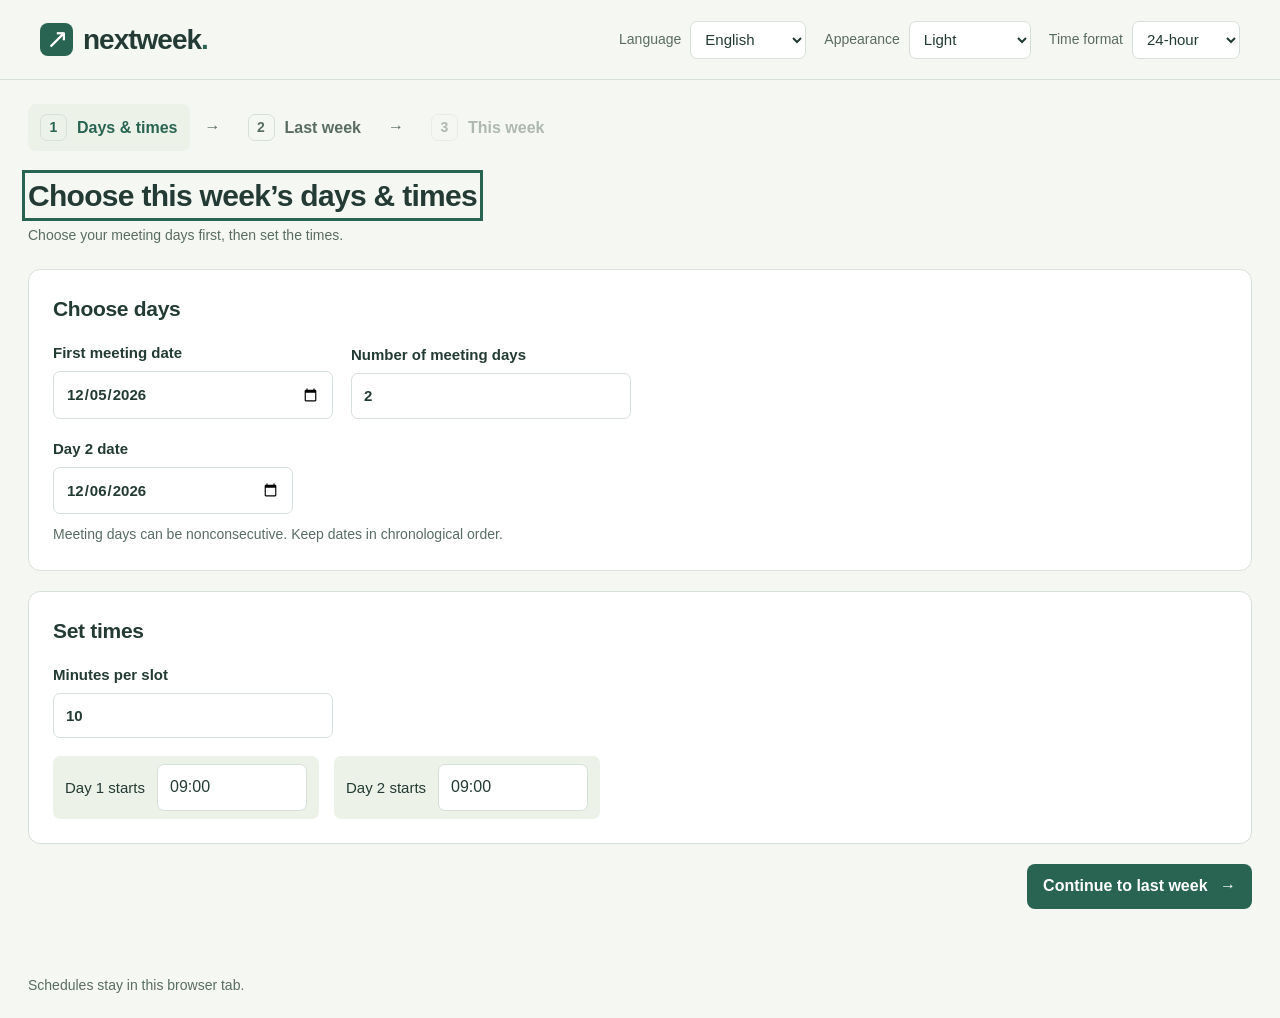
<file: index.html>
<!doctype html>
<html lang="en">
<head>
  <meta charset="utf-8">
  <meta name="viewport" content="width=device-width, initial-scale=1">
  <title>Nextweek — Schedule reshuffler</title>
  <link rel="stylesheet" href="styles.css">
  <script defer src="core.js"></script>
  <script defer src="sample.js"></script>
  <script defer src="i18n.js"></script>
  <script defer src="app.js"></script>
</head>
<body>
  <header class="site-header">
    <a class="brand" href="index.html" aria-label="Nextweek home"><span class="brand-icon" aria-hidden="true">↗</span> nextweek<span class="brand-dot">.</span></a>
    <div class="preferences"><label for="ui-language">Language<select id="ui-language"><option value="en">English</option><option value="zh-CN">简体中文</option></select></label><label for="ui-theme">Appearance<select id="ui-theme"><option value="light">Light</option><option value="dark">Dark</option><option value="pink">Pink</option><option value="blue">Light blue</option></select></label><label for="ui-time-format">Time format<select id="ui-time-format"><option value="24">24-hour</option><option value="12">12-hour</option></select></label></div>
  </header>
  <main>
    <nav class="page-nav" aria-label="Schedule steps">
      <button id="nav-setup" class="page-tab" aria-current="step"><span class="step">1</span> Days &amp; times</button>
      <span class="nav-arrow" aria-hidden="true">→</span>
      <button id="nav-import" class="page-tab"><span class="step">2</span> Last week</button>
      <span class="nav-arrow" aria-hidden="true">→</span>
      <button id="nav-schedule" class="page-tab" disabled><span class="step">3</span> This week</button>
    </nav>
    <section id="setup-page" aria-labelledby="setup-heading">
      <div class="page-heading"><div><h1 id="setup-heading" tabindex="-1">Choose this week’s days &amp; times</h1><p class="helper">Choose your meeting days first, then set the times.</p></div></div>
      <section class="setup-card" aria-labelledby="days-heading">
        <div class="section-heading"><h2 id="days-heading">Choose days</h2></div>
        <div class="settings-grid days-settings"><label>First meeting date<input type="date" id="start-date" required></label><label>Number of meeting days<input type="number" id="day-count" min="1" max="365" step="1" value="2" required></label></div>
        <div id="meeting-dates" class="meeting-dates"></div>
        <p class="helper">Meeting days can be nonconsecutive. Keep dates in chronological order.</p>
      </section>
      <section class="setup-card" aria-labelledby="times-heading">
        <div class="section-heading"><h2 id="times-heading">Set times</h2></div>
        <div class="duration-setting"><label>Minutes per slot<input type="number" id="duration" min="1" step="1" value="10" required></label></div>
        <div id="daily-starts" class="daily-starts"></div>
      </section>
      <p id="setup-error" class="error" role="alert" hidden></p>
      <div class="page-actions"><button id="continue-import" class="primary">Continue to last week <span aria-hidden="true">→</span></button></div>
    </section>

    <section id="import-page" aria-labelledby="import-heading" hidden>
      <div class="page-heading"><div><h1 id="import-heading" tabindex="-1">Paste last week’s schedule</h1><p class="helper">Only participant order is used. Last week’s dates and times are ignored.</p></div><button id="load-sample" class="text-button">Load sample</button></div>
      <div class="flow-summary"><div><strong>This week’s days &amp; times</strong><p id="import-settings-summary" class="helper"></p></div><button id="edit-import-settings" class="text-button">Edit days &amp; times</button></div>
      <div class="import-layout">
        <section class="setup-card import-editor" aria-label="Schedule input">
          <label for="paste-input">Last week’s schedule</label>
          <textarea id="paste-input" rows="5" spellcheck="false" placeholder="Paste a schedule or participant names, one per line"></textarea>
          <div class="import-actions"><label class="file-button" for="file-input">Choose file</label><input id="file-input" type="file" accept=".csv,.tsv,.txt,text/csv,text/plain" class="visually-hidden"><span id="file-name" class="helper">CSV or text · up to 2 MB</span></div>
          <p class="helper">The preview updates as you type or paste.</p>
          <p class="helper">Pastes use plain text; formatting is ignored.</p>
          <p id="import-error" class="error" role="alert" hidden></p>
        </section>
        <section class="setup-card preview-card" aria-labelledby="preview-heading"><div class="section-heading"><h2 id="preview-heading">Participant order</h2><span id="preview-count" class="count-badge">No slots</span></div><div id="import-preview" class="import-preview"><p class="preview-placeholder">Paste a schedule or load the sample to preview it here.</p></div></section>
      </div>
      <p class="helper">Generate shifts the last six presenters to the front and distributes slots across your selected days.</p>
      <div class="page-actions"><button id="back-setup" class="text-button">← Back to days &amp; times</button><button id="use-input" class="primary" disabled>Generate this week <span aria-hidden="true">→</span></button></div>
    </section>

    <section id="workspace" aria-labelledby="workspace-heading" hidden>
      <div class="page-heading"><div><h1 id="workspace-heading" tabindex="-1">Fine-tune this week’s schedule</h1><p id="input-summary" class="helper"></p></div><button id="back-input" class="text-button">← Back to last week</button></div>
      <div class="flow-summary"><div><strong>This week’s days &amp; times</strong><p id="workspace-settings-summary" class="helper"></p></div><button id="edit-settings" class="text-button">Edit days &amp; times</button></div>
      <div class="schedule-settings-footer"><div><p id="balance-note" class="helper"></p><p class="helper">Reset restores the automatic order, keeping your settings and groups.</p></div><button id="reset-schedule" class="secondary" title="Restore automatic order and daily counts. Keep your settings and groups.">Reset schedule <span aria-hidden="true">↻</span></button></div>
      <p id="schedule-error" class="error" role="alert" hidden></p>

      <section class="group-section" aria-labelledby="group-heading"><div class="group-intro"><h2 id="group-heading">Back-to-back groups</h2><p class="helper">Select at least two presenters in this week’s schedule, then add a group.</p></div><div id="group-list" class="group-list"><span class="helper">No groups yet</span></div><button id="add-group" class="secondary" disabled>＋ Add group</button></section>

      <div class="schedule-toolbar"><div class="legend"><span><i class="legend-group"></i> Back-to-back group</span><span><i class="legend-triangle" aria-hidden="true"></i><strong>Bold name</strong> = order changed this week</span></div><span class="helper">Select slots to move or group them. Groups travel together.</span></div>
      <div class="schedule-grid">
        <section class="schedule-panel" aria-labelledby="source-heading"><div class="panel-heading"><div><h2 id="source-heading">Last week</h2></div><span id="source-count" class="count-badge"></span></div><div id="source-schedule"></div></section>
        <section class="schedule-panel output-panel" aria-labelledby="output-heading"><div class="panel-heading"><div><h2 id="output-heading">This week <span aria-hidden="true">↗</span></h2></div><span id="output-count" class="count-badge"></span></div><div id="output-schedule"></div></section>
      </div>

      <section class="move-bar" aria-label="Move selected slots"><strong id="selection-count" aria-live="polite">0 slots selected</strong><button id="clear-selection" class="text-button">Clear</button><label>Move to<select id="move-day" aria-label="Destination day"></select></label><label>Position<select id="move-position" aria-label="Destination position"></select></label><button id="move-selected" class="secondary" disabled>Move selected →</button></section>
      <section class="export-bar"><div><h2>Export schedule</h2></div><div class="export-actions"><button id="copy-table" class="text-button">Copy for Outlook <span aria-hidden="true">↗</span></button><button id="download-csv" class="secondary">Download CSV</button><button id="copy-text" class="primary">Copy text</button></div></section>
    </section>
    <p id="status" class="status" role="status" aria-live="polite"></p>
  </main>
  <footer>Schedules stay in this browser tab.</footer>

  <dialog id="group-dialog" aria-labelledby="group-dialog-title"><form id="group-form"><div class="dialog-heading"><div><h2 id="group-dialog-title">Edit your group</h2></div><button type="button" id="close-group" class="icon-button" aria-label="Close group editor">×</button></div><label>Group name<input id="group-name" maxlength="60" required placeholder="e.g. Research team"></label><p id="group-members-heading" class="helper">Group members</p><ul id="group-preview" class="group-preview" aria-labelledby="group-members-heading"></ul><p id="group-error" class="error" role="alert" hidden></p><div class="dialog-footer"><span id="group-member-count" class="helper"></span><button type="button" id="delete-group" class="danger">Delete group</button><button type="submit" class="primary">Save name</button></div></form></dialog>

  <dialog id="copy-dialog" aria-labelledby="copy-heading"><div class="dialog-heading"><div><h2 id="copy-heading">Copy your schedule</h2></div><button id="close-copy" class="icon-button" aria-label="Close copy preview">×</button></div><p id="copy-instructions">Select the table, press ⌘C or Ctrl+C, then paste into Outlook using “Keep Source Formatting”.</p><button id="select-copy" class="secondary">Select table</button><div id="copy-preview" class="copy-preview" tabindex="0"></div></dialog>
</body>
</html>
</file>
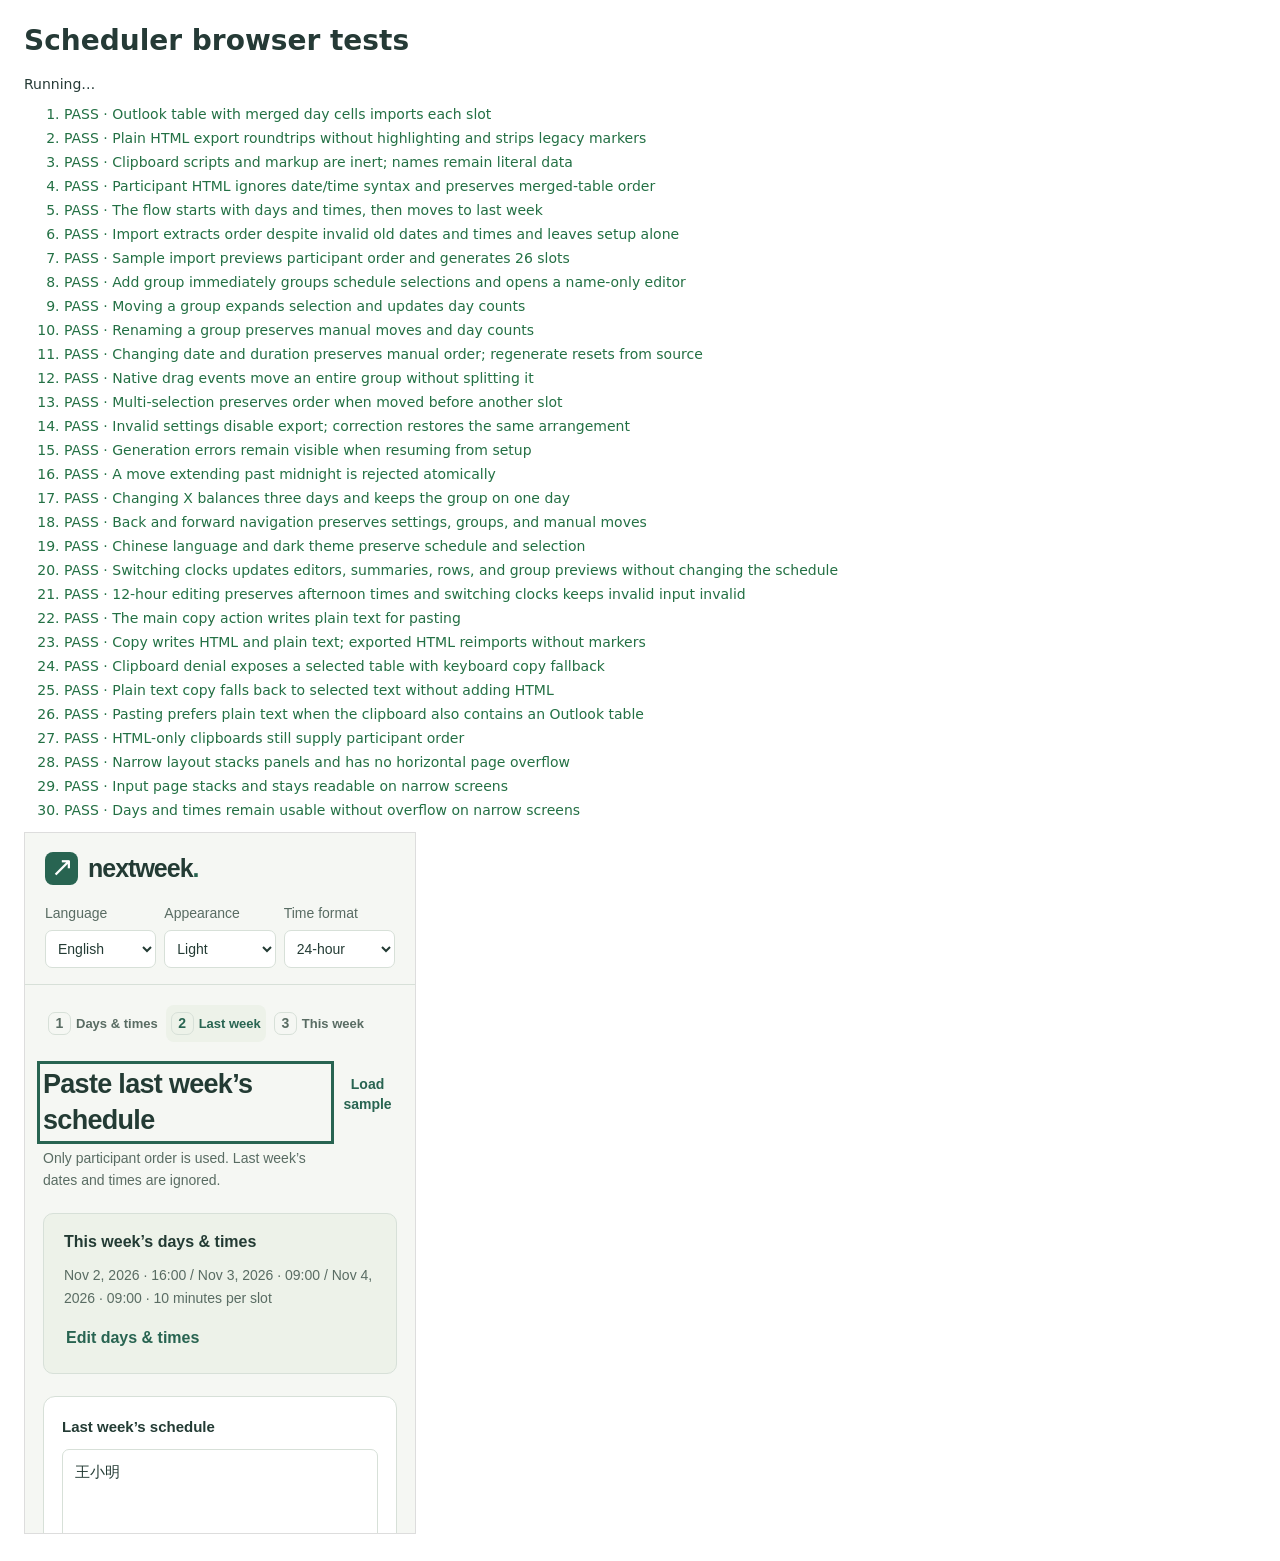
<file: tests/browser.html>
<!doctype html>
<html lang="en"><head><meta charset="utf-8"><title>Scheduler browser tests</title><style>body{font:14px system-ui;margin:24px;color:#253a36}li{margin:8px 0}.pass{color:#237044}.fail{color:#a22}iframe{border:1px solid #ddd;width:1200px;height:700px;max-width:100%}pre{white-space:pre-wrap}</style><script defer src="../core.js"></script><script defer src="../sample.js"></script><script defer src="browser.js"></script></head><body><h1>Scheduler browser tests</h1><p id="summary">Running…</p><ol id="results"></ol><iframe id="app" title="Scheduler test instance" src="../index.html"></iframe></body></html>
</file>
<file: styles.css>
:root {
  --ink:#233b34; --muted:#596c63; --green:#286451; --green-dark:#1d4e3e;
  --line:#d7e0d8; --paper:#f5f7f3; --surface:#ffffff; --soft:#edf2e9;
  --accent:#ae681e; --error-bg:#fff0eb; --error-text:#963d2a; --group-mix:100%;
  font-family:Inter,-apple-system,BlinkMacSystemFont,"Segoe UI","Microsoft YaHei",sans-serif;
  color:var(--ink); background:var(--paper); color-scheme:light; font-synthesis:none;
}
:root[data-theme=dark] {
  --ink:#e7efe9; --muted:#b0c0b7; --green:#82c5a7; --green-dark:#a1d9bf;
  --line:#3b4d43; --paper:#141d18; --surface:#1c2921; --soft:#26362c;
  --accent:#f3b565; --error-bg:#41251e; --error-text:#ffc5b1; --group-mix:22%; color-scheme:dark;
}
:root[data-theme=pink] {
  --ink:#553845; --muted:#7a5b6a; --green:#a84472; --green-dark:#8d345f;
  --line:#edcedd; --paper:#fff3f7; --surface:#fffafd; --soft:#fae1ec;
  --accent:#a76b30; color-scheme:light;
}
:root[data-theme=blue] {
  --ink:#284657; --muted:#516e82; --green:#356d95; --green-dark:#28577a;
  --line:#c8e1ee; --paper:#eef8ff; --surface:#fbfdff; --soft:#dceefa;
  --accent:#94702a; color-scheme:light;
}
* { box-sizing:border-box; }
body { margin:0; font-size:16px; line-height:1.55; }
button,input,textarea,select { font:inherit; }
button,input,textarea,select,a { -webkit-tap-highlight-color:transparent; }
button { cursor:pointer; border:0; border-radius:8px; padding:11px 16px; font-size:16px; font-weight:600; line-height:1.4; }
button:disabled { cursor:not-allowed; opacity:.45; }
button:focus-visible,a:focus-visible,input:focus-visible,textarea:focus-visible,select:focus-visible,[tabindex]:focus-visible { outline:3px solid var(--green); outline-offset:3px; }
h1,h2,p { margin:0; }
h1 { font-size:30px; line-height:1.3; font-weight:650; letter-spacing:-.7px; }
h2 { font-size:21px; line-height:1.4; font-weight:650; letter-spacing:-.3px; }
label { display:block; font-size:15px; font-weight:600; }
input,select,textarea { min-width:0; padding:10px 12px; border:1px solid var(--line); border-radius:7px; color:var(--ink); background:var(--surface); }
input:not([type=checkbox]),select { display:block; width:100%; margin-top:7px; min-height:44px; }
input[type=checkbox] { width:19px; height:19px; accent-color:var(--green); flex-shrink:0; cursor:pointer; }
textarea { display:block; width:100%; height:96px; min-height:80px; resize:vertical; margin-top:10px; font-size:15px; line-height:1.55; }
textarea::placeholder { color:var(--muted); }
.primary { background:var(--green); color:#fff; }
.primary:hover { background:var(--green-dark); }
:root[data-theme=dark] .primary { color:#10251b; }
.primary span { margin-left:8px; }
.secondary,.file-button { border:1px solid var(--line); background:var(--surface); color:var(--ink); }
.secondary:hover,.file-button:hover { background:var(--soft); }
.text-button { color:var(--green); background:transparent; padding:8px 2px; }
.text-button:hover { text-decoration:underline; }
.icon-button { width:38px; height:38px; padding:0; background:var(--soft); color:var(--ink); font-size:25px; }
.danger { background:var(--error-bg); color:var(--error-text); }
.site-header { max-width:1512px; margin:auto; display:flex; align-items:center; justify-content:space-between; gap:24px; padding:18px 40px; border-bottom:1px solid var(--line); }
.brand { display:flex; align-items:center; font-size:28px; font-weight:750; letter-spacing:-1px; color:var(--ink); text-decoration:none; }
.brand-icon { display:inline-flex; justify-content:center; align-items:center; width:33px; height:33px; border-radius:8px; background:var(--green); color:var(--surface); margin-right:10px; font-size:27px; }
.brand-dot { color:var(--green); }
.preferences { display:flex; align-items:center; gap:18px; }
.preferences label { display:flex; gap:9px; align-items:center; font-size:14px; color:var(--muted); font-weight:500; }
.preferences select { width:auto; min-height:38px; padding:6px 24px 6px 10px; margin:0; font-size:15px; }
main { max-width:1432px; margin:0 auto; padding:24px 28px 0; }
.page-nav { display:flex; align-items:center; gap:15px; margin-bottom:25px; }
.page-tab { display:flex; align-items:center; gap:10px; color:var(--muted); background:transparent; padding:10px 12px; }
.page-tab[aria-current] { color:var(--green); background:var(--soft); }
.step { display:inline-flex; align-items:center; justify-content:center; width:27px; height:27px; border:1px solid var(--line); border-radius:7px; font-size:14px; flex-shrink:0; }
.nav-arrow { color:var(--muted); }
.page-heading { display:flex; align-items:center; justify-content:space-between; gap:20px; margin-bottom:22px; }
.flow-summary { display:flex; align-items:center; justify-content:space-between; gap:20px; padding:16px 20px; margin-bottom:22px; background:var(--soft); border:1px solid var(--line); border-radius:10px; }
.flow-summary>div { min-width:0; }
.flow-summary button { flex-shrink:0; }
.flow-summary p { overflow-wrap:anywhere; }
.schedule-settings-footer { display:flex; align-items:center; justify-content:space-between; gap:20px; margin-bottom:20px; }
.schedule-settings-footer button { flex-shrink:0; }
.setup-card { background:var(--surface); border:1px solid var(--line); border-radius:12px; padding:24px; margin-bottom:20px; }
.section-heading { display:flex; justify-content:space-between; align-items:center; gap:15px; margin-bottom:18px; flex-wrap:wrap; }
.import-layout { display:grid; grid-template-columns:minmax(0,1fr) minmax(0,1fr); gap:24px; align-items:start; }
.import-editor { min-width:0; }
.import-actions { display:flex; align-items:center; gap:14px; flex-wrap:wrap; margin-top:14px; }
.file-button { padding:9px 16px; border-radius:7px; cursor:pointer; font-weight:600; }
.file-button:has(+input:focus-visible) { outline:3px solid var(--green); outline-offset:3px; }
.visually-hidden,input.visually-hidden { position:absolute; width:1px; height:1px; min-height:0; margin:-1px; padding:0; overflow:hidden; clip:rect(0,0,0,0); white-space:nowrap; border:0; }
.helper { font-size:14px; color:var(--muted); line-height:1.6; }
p.helper { margin-top:9px; }
.preview-card { min-height:260px; overflow:hidden; }
.preview-card .section-heading { margin-bottom:12px; }
.import-preview { max-height:min(350px,calc(100vh - 650px)); min-height:150px; overflow:auto; }
.import-preview table { width:100%; border-collapse:collapse; font-size:15px; }
.import-preview td,.import-preview th { text-align:left; padding:10px 9px; border-bottom:1px solid var(--line); vertical-align:top; }
.import-preview th { position:sticky; top:0; background:var(--surface); font-weight:600; color:var(--muted); }
.import-preview td:first-child { width:70px; color:var(--muted); }
.import-preview td:nth-child(2) { overflow-wrap:anywhere; }
.preview-placeholder { color:var(--muted); padding:30px 10px; }
.page-actions { display:flex; justify-content:flex-end; align-items:center; gap:20px; margin:20px 0; }
.page-actions>.text-button { margin-right:auto; }
.settings-grid { display:grid; grid-template-columns:1.5fr 1fr 1fr auto; align-items:end; gap:18px; }
.settings-grid>* { min-width:0; }
.settings-grid button { min-height:46px; }
.daily-starts { display:flex; flex-wrap:wrap; gap:15px; margin-top:18px; }
.daily-starts label { display:flex; align-items:center; gap:12px; padding:8px 12px; background:var(--soft); border-radius:7px; font-weight:500; }
.daily-starts input { width:150px; margin:0; font-size:16px; }
.settings-grid.days-settings { grid-template-columns:repeat(2,minmax(0,280px)); }
.duration-setting { max-width:280px; }
.meeting-dates { display:flex; flex-wrap:wrap; gap:18px; margin-top:18px; }
.meeting-dates label { width:240px; max-width:100%; }
.settings-footer { display:flex; flex-direction:column; gap:5px; margin-top:10px; }
.auto-badge { color:var(--green); font-size:14px; }
.error { padding:12px 15px; margin-top:14px; border:1px solid var(--error-text); border-radius:7px; color:var(--error-text); background:var(--error-bg); font-size:15px; white-space:pre-line; }
.group-section { display:flex; align-items:center; gap:22px; margin:26px 0; }
.group-intro { min-width:225px; max-width:380px; }
.group-list { display:flex; flex:1; flex-wrap:wrap; gap:9px; }
.group-chip { background:color-mix(in srgb,var(--group-color) var(--group-mix),var(--surface)); border:1px solid var(--line); border-radius:7px; color:var(--ink); padding:9px 12px; font-size:15px; }
.group-chip>span { margin-left:9px; color:var(--muted); font-size:14px; }
.schedule-toolbar { display:flex; justify-content:space-between; gap:15px; align-items:center; margin-bottom:14px; flex-wrap:wrap; }
.legend { display:flex; flex-wrap:wrap; gap:16px; color:var(--muted); font-size:14px; }
.legend>span { display:flex; align-items:center; gap:6px; }
.legend-group { display:inline-block; width:11px; height:11px; border-radius:3px; background:#a193d6; }
.legend-triangle { display:inline-block; width:0; height:0; border-top:11px solid var(--accent); border-right:11px solid transparent; }
.schedule-grid { display:grid; grid-template-columns:minmax(0,1fr) minmax(0,1fr); gap:22px; align-items:start; }
.schedule-panel { min-width:0; border:1px solid var(--line); border-radius:12px; overflow:hidden; background:var(--surface); }
.output-panel { border-color:var(--green); }
.panel-heading { display:flex; justify-content:space-between; align-items:center; gap:10px; padding:21px 23px; }
.panel-heading h2 { font-size:25px; }
.output-panel .panel-heading { background:var(--soft); }
.count-badge { color:var(--muted); border:1px solid var(--line); border-radius:20px; padding:4px 10px; font-size:14px; white-space:nowrap; }
.day-heading { display:flex; justify-content:space-between; gap:10px; padding:13px 20px; border-top:1px solid var(--line); border-bottom:1px solid var(--line); background:var(--soft); font-size:15px; }
.day-heading span { color:var(--muted); font-size:14px; }
.slot { display:grid; grid-template-columns:15px 22px minmax(110px,145px) minmax(0,1fr); align-items:center; gap:9px; position:relative; padding:12px 16px; min-height:64px; border-bottom:1px solid var(--line); background:color-mix(in srgb,var(--group-color,var(--surface)) var(--group-mix),var(--surface)); }
.slot.source-slot { grid-template-columns:30px minmax(0,1fr); padding-left:22px; }
.slot-order { color:var(--muted); font-variant-numeric:tabular-nums; font-size:14px; }
.slot-time { font-size:14px; color:var(--muted); font-variant-numeric:tabular-nums; line-height:1.55; }
.slot-name { min-width:0; font-size:17px; font-weight:400; line-height:1.5; overflow-wrap:anywhere; }
.slot-name small { display:block; margin-top:2px; color:var(--muted); font-size:14px; font-weight:400; }
.slot.changed .slot-name { font-weight:750; }
.change-triangle { position:absolute; top:0; left:0; width:0; height:0; border-top:12px solid var(--accent); border-right:12px solid transparent; }
.drag-handle { color:var(--muted); font-size:18px; cursor:grab; user-select:none; }
.slot[draggable=true] { cursor:grab; }
.slot.selected { box-shadow:inset 0 0 0 2px var(--green); }
.slot.drop-over { border-top:3px solid var(--green); }
.day-drop { min-height:40px; padding:8px 12px; text-align:center; font-size:14px; color:var(--muted); border:1px dashed transparent; }
.day-drop.empty { min-height:90px; display:flex; align-items:center; justify-content:center; }
.day-drop.drop-over { border-color:var(--green); background:var(--soft); color:var(--green); }
.move-bar { display:flex; align-items:center; flex-wrap:wrap; gap:14px; margin:20px 0; padding:16px 20px; border:1px solid var(--line); background:var(--soft); border-radius:9px; }
.move-bar>strong { font-size:16px; }
.move-bar>label { display:flex; align-items:center; gap:10px; font-size:15px; }
.move-bar>label:first-of-type { margin-left:auto; }
.move-bar select { margin:0; min-height:40px; max-width:255px; font-size:15px; }
.export-bar { display:flex; justify-content:space-between; align-items:center; gap:20px; margin-top:20px; padding:20px 24px; background:var(--surface); border:1px solid var(--line); border-radius:10px; }
.export-actions { display:flex; flex-wrap:wrap; gap:14px; align-items:center; }
.status { margin-top:14px; min-height:24px; font-size:15px; color:var(--green); }
footer { max-width:1376px; margin:22px auto; padding:0 28px; color:var(--muted); font-size:14px; }
dialog { width:min(600px,calc(100vw - 32px)); max-height:85vh; padding:26px; border:1px solid var(--line); border-radius:14px; color:var(--ink); background:var(--surface); box-shadow:0 20px 80px #0004; }
dialog::backdrop { background:#10251b88; backdrop-filter:blur(3px); }
.dialog-heading { display:flex; justify-content:space-between; align-items:center; gap:15px; margin-bottom:20px; }
.dialog-heading h2 { font-size:25px; }
dialog label { margin-bottom:15px; }
.group-preview { max-height:310px; margin:14px 0 0; padding:0; overflow:auto; border:1px solid var(--line); border-radius:8px; list-style:none; }
.group-member { padding:12px 14px; border-bottom:1px solid var(--line); font-size:16px; overflow-wrap:anywhere; }
.group-member:last-child { border-bottom:0; }
.group-member small { display:block; color:var(--muted); font-size:14px; }
.dialog-footer { display:flex; align-items:center; gap:12px; margin-top:20px; flex-wrap:wrap; }
.dialog-footer>.helper { margin-right:auto; }
#copy-dialog { width:min(900px,calc(100vw - 32px)); }
#copy-instructions { color:var(--muted); margin-bottom:15px; }
.copy-preview { max-height:52vh; overflow:auto; margin-top:18px; background:#fff; color:#202b36; user-select:text; }
.copy-preview table { width:100%; min-width:540px; }
.copy-preview pre { padding:15px; }
[hidden] { display:none!important; }
@media(max-width:1100px) {
  .settings-grid { grid-template-columns:repeat(3,minmax(0,1fr)); }
  .settings-grid button { grid-column:1/-1; justify-self:end; }
  .group-section { flex-wrap:wrap; }
  .group-list { min-width:200px; }
  .schedule-grid { gap:16px; }
  .slot { grid-template-columns:13px 22px minmax(88px,110px) minmax(0,1fr); gap:7px; padding:11px 12px; }
  .move-bar>label:first-of-type { margin-left:0; }
  .import-preview td,.import-preview th { padding:9px 6px; }
}
@media(max-width:800px) {
  .site-header { padding:16px 20px; gap:15px; flex-wrap:wrap; }
  .preferences { gap:12px; }
  main { padding:20px 18px 0; }
  .import-layout,.schedule-grid { grid-template-columns:minmax(0,1fr); }
  .import-preview { max-height:450px; }
  .group-intro { width:100%; max-width:none; }
  .slot { grid-template-columns:15px 22px minmax(105px,145px) minmax(0,1fr); gap:9px; padding:12px 16px; }
  .page-tab { padding:8px; gap:8px; }
  .page-nav { gap:8px; }
  .page-tab { font-size:15px; }
  .page-heading { align-items:start; }
  .export-bar { flex-wrap:wrap; }
  .move-bar>label { width:100%; }
  .move-bar select { flex:1; max-width:none; }
  .move-bar>.secondary { width:100%; }
  .move-bar>strong { flex:1; }
}
@media(max-width:500px) {
  .brand { font-size:25px; }
  .preferences { width:100%; justify-content:space-between; gap:8px; }
  .preferences label { flex:1; min-width:0; flex-direction:column; align-items:stretch; gap:6px; }
  .preferences select { width:100%; padding:6px 18px 6px 8px; font-size:14px; }
  .page-nav { gap:3px; }
  .page-tab { font-size:13px; gap:5px; padding:7px 5px; }
  .page-nav .nav-arrow { display:none; }
  .page-tab .step { width:23px; height:23px; }
  h1 { font-size:27px; }
  .page-heading { gap:10px; }
  .page-heading button { font-size:14px; }
  .setup-card { padding:18px; }
  .settings-grid { grid-template-columns:repeat(2,minmax(0,1fr)); gap:12px; }
  .settings-grid>label:first-child { grid-column:1/-1; }
  .settings-grid button { width:100%; }
  .settings-grid.days-settings { grid-template-columns:minmax(0,1fr); }
  .meeting-dates label,.duration-setting { width:100%; max-width:none; }
  .flow-summary,.schedule-settings-footer { align-items:flex-start; flex-direction:column; gap:10px; }
  .page-actions { flex-wrap:wrap; gap:10px; }
  .daily-starts label { width:100%; justify-content:space-between; gap:8px; font-size:14px; }
  .daily-starts input { width:142px; }
  .legend>span { flex-wrap:wrap; }
  .slot { grid-template-columns:12px 20px minmax(0,1fr); gap:5px 8px; padding:12px 14px; }
  .slot>.drag-handle { grid-row:1/3; }
  .slot>input { grid-row:1/3; }
  .slot-time { grid-column:3; grid-row:2; font-size:14px; }
  .slot-name { grid-column:3; grid-row:1; font-size:18px; }
  .source-slot>.slot-name { grid-column:2; }
  .panel-heading { padding:18px; }
  .panel-heading h2 { font-size:23px; }
  .day-heading { padding:12px 15px; font-size:14px; }
  .export-actions { width:100%; gap:10px; }
  .export-actions .primary { width:100%; }
  .export-actions button { flex:1; }
}
@media(prefers-reduced-motion:reduce) { * { scroll-behavior:auto!important; } }
</file>
